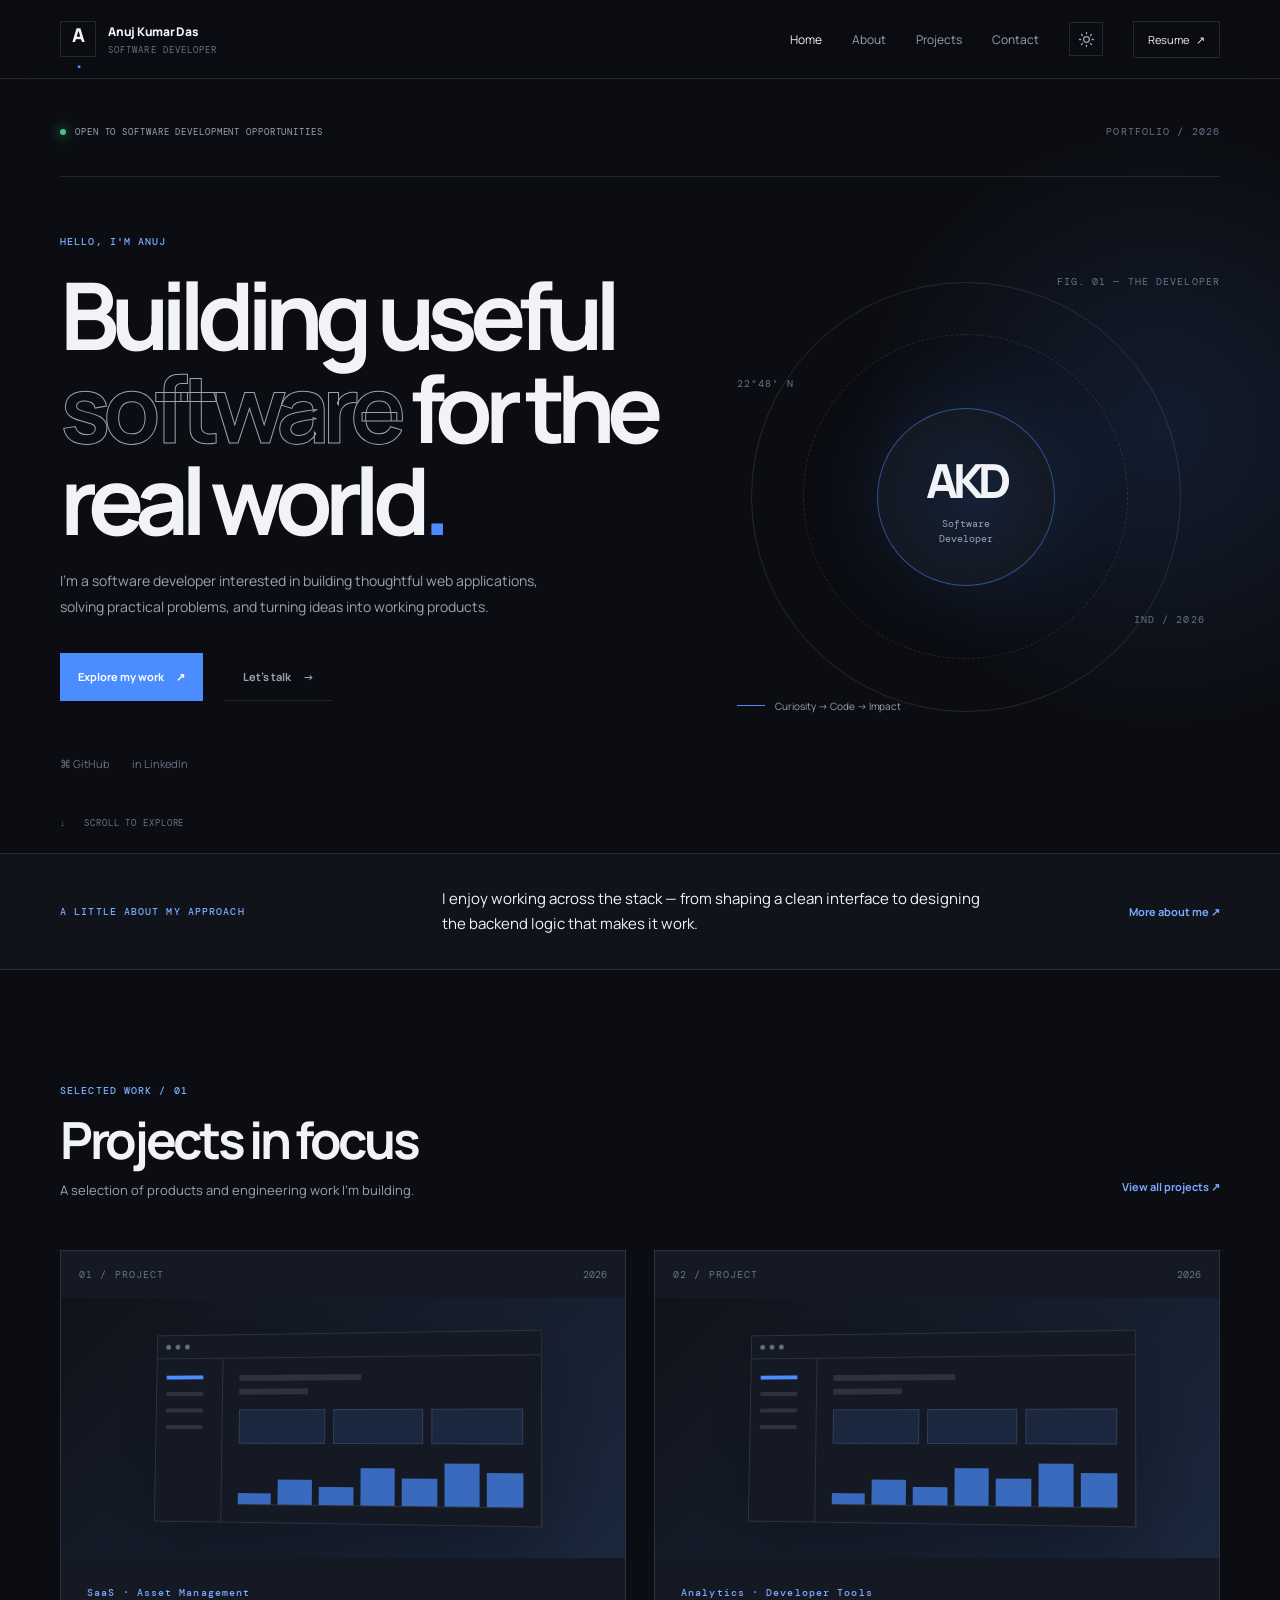
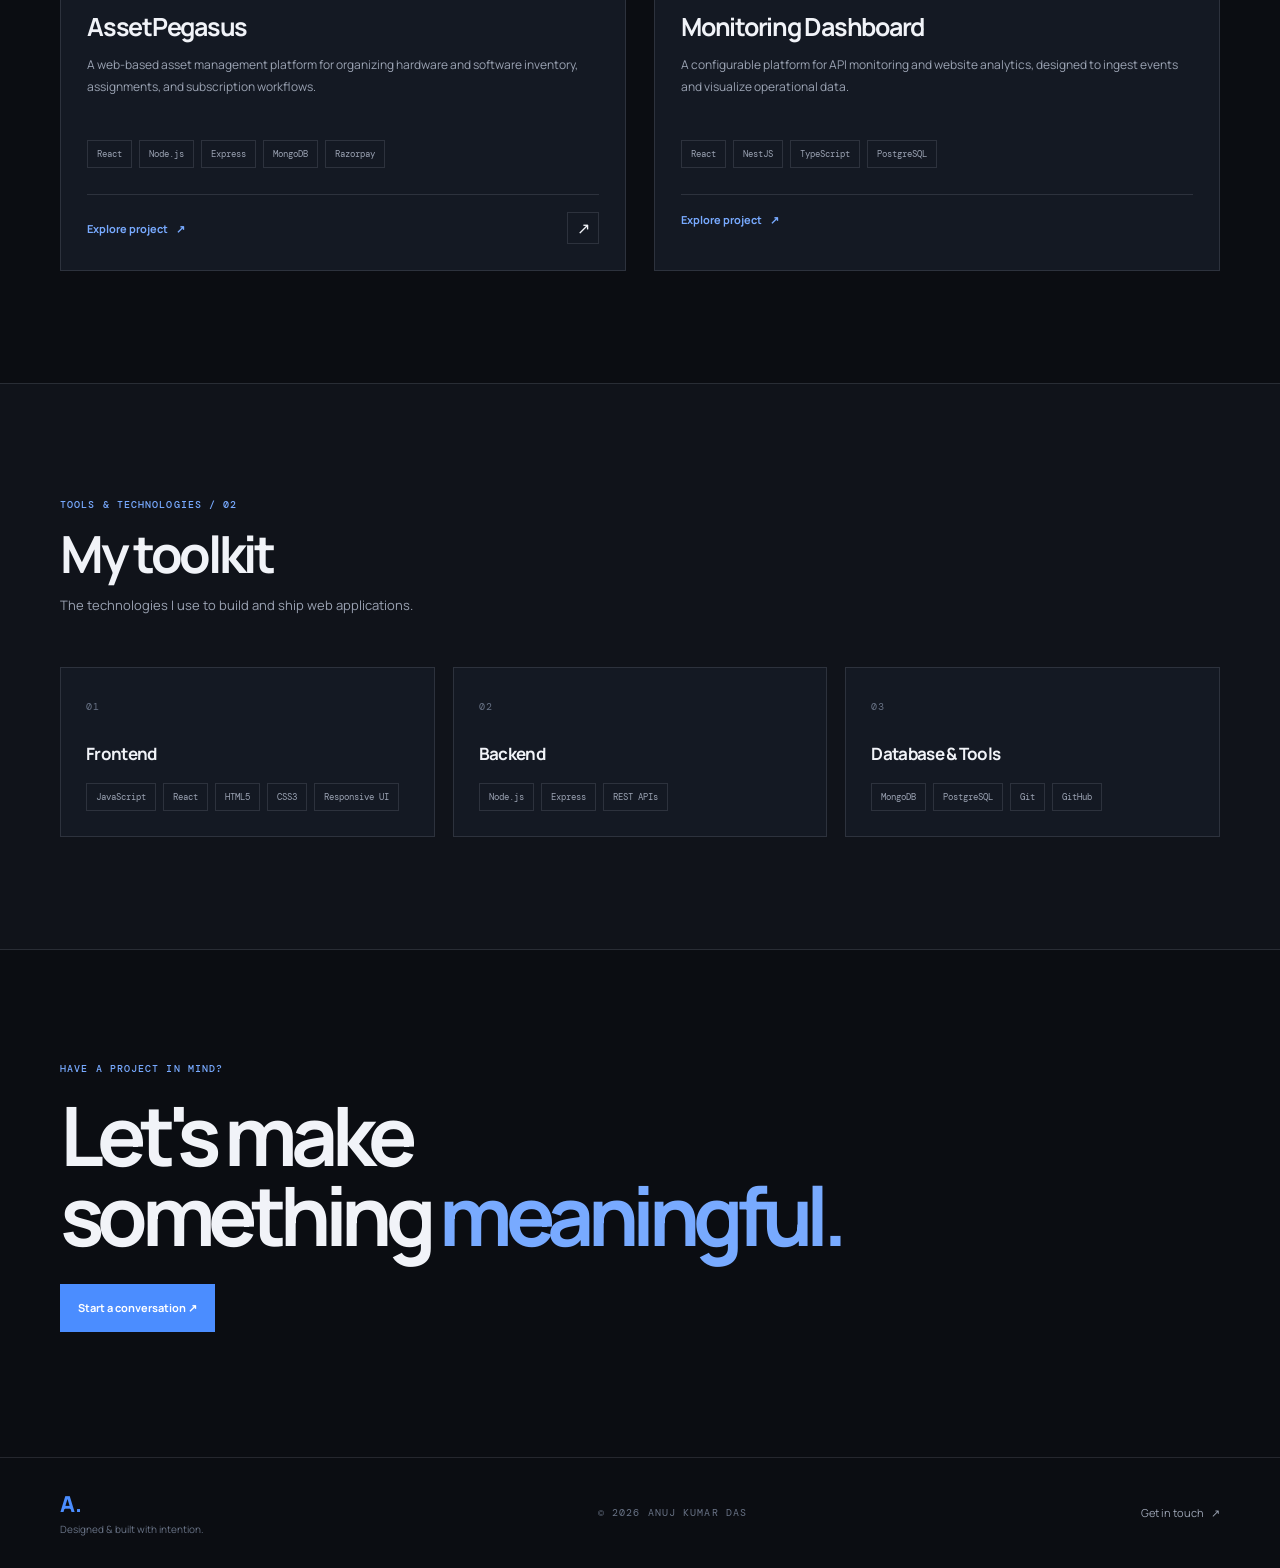
<file: index.html>
<!doctype html>
<html lang="en">
<head>
  <meta charset="utf-8">
  <meta name="viewport" content="width=device-width, initial-scale=1">
  <meta name="theme-color" content="#0b0d12">
  <meta name="description" content="Anuj Kumar Das — Software Developer building practical web applications and software products.">
  <title>Anuj Kumar Das — Software Developer</title>
  <link rel="preconnect" href="https://fonts.googleapis.com">
  <link rel="preconnect" href="https://fonts.gstatic.com" crossorigin>
  <link href="https://fonts.googleapis.com/css2?family=DM+Mono:wght@400;500&family=Manrope:wght@400;500;600;700;800&display=swap" rel="stylesheet">
  <link rel="stylesheet" href="assets/css/style.css">
  <script src="assets/js/main.js" defer></script>
</head>
<body>

<header class="site-header">
  <div class="container header-inner">
    <a href="index.html" class="wordmark">
      <span class="wordmark-mark">A<span>.</span></span>
      <span>Anuj Kumar Das<small>SOFTWARE DEVELOPER</small></span>
    </a>
    <button class="mobile-menu-button" data-menu-toggle aria-label="Toggle navigation" aria-expanded="false">
      <svg viewBox="0 0 24 24" width="21" height="21" fill="none" stroke="currentColor" stroke-width="1.8" stroke-linecap="round"><path d="M4 6h16M4 12h16M4 18h16"/></svg>
    </button>
    <nav class="main-nav" data-main-nav aria-label="Main navigation">
      <a href="index.html" class="active">Home</a>
<a href="about.html" class="">About</a>
<a href="projects.html" class="">Projects</a>
<a href="contact.html" class="">Contact</a>
      <button class="theme-toggle" data-theme-toggle aria-label="Toggle color theme"></button>
      <a class="nav-cta" href="documents/Anuj-Kumar-Das-Resume.pdf">Resume <span aria-hidden="true">↗</span></a>
    </nav>
  </div>
</header>

<main>

<section class="hero-section">
  <div class="container">
    <div class="hero-meta"><span class="availability"><i></i> OPEN TO SOFTWARE DEVELOPMENT OPPORTUNITIES</span><span class="mono">PORTFOLIO / 2026</span></div>
    <div class="hero-grid">
      <div class="hero-copy">
        <span class="eyebrow">HELLO, I'M ANUJ</span>
        <h1>Building useful<br><span class="outlined-text">software</span> for the<br>real world<span class="accent-dot">.</span></h1>
        <p class="hero-description">I'm a software developer interested in building thoughtful web applications, solving practical problems, and turning ideas into working products.</p>
        <div class="hero-actions"><a href="projects.html" class="button button-primary">Explore my work <span>↗</span></a><a href="contact.html" class="button button-quiet">Let's talk <span>→</span></a></div>
        <div class="hero-socials"><a href="https://github.com/AnujNdas" target="_blank" rel="noopener noreferrer">⌘ GitHub</a><a href="https://www.linkedin.com/" target="_blank" rel="noopener noreferrer">in LinkedIn</a></div>
      </div>
      <div class="hero-visual">
        <div class="visual-index mono">FIG. 01 — THE DEVELOPER</div><div class="visual-orbit orbit-one"></div><div class="visual-orbit orbit-two"></div>
        <div class="visual-core"><span>AKD</span><i>Software<br>Developer</i></div>
        <span class="visual-coordinate coord-one mono">22°48' N</span><span class="visual-coordinate coord-two mono">IND / 2026</span>
        <div class="visual-note"><span class="note-line"></span>Curiosity → Code → Impact</div>
      </div>
    </div>
    <a class="scroll-cue" href="#selected-work">↓ &nbsp; SCROLL TO EXPLORE</a>
  </div>
</section>
<section class="intro-strip"><div class="container intro-strip-inner"><span class="eyebrow">A LITTLE ABOUT MY APPROACH</span><p>I enjoy working across the stack — from shaping a clean interface to designing the backend logic that makes it work.</p><a href="about.html" class="text-link">More about me ↗</a></div></section>
<section class="section-block" id="selected-work"><div class="container">
  <div class="section-topline"><div class="section-heading"><span class="eyebrow">SELECTED WORK / 01</span><h2>Projects in focus</h2><p>A selection of products and engineering work I'm building.</p></div><a href="projects.html" class="text-link section-side-link">View all projects ↗</a></div>
  <div class="project-grid">
    
<article class="project-card">
  <div class="project-card-top"><span class="mono">01 / PROJECT</span><span class="project-year">2026</span></div>
  
<div class="project-art" aria-hidden="true">
  <div class="art-window">
    <div class="art-window-bar"><i></i><i></i><i></i></div>
    <div class="art-window-content">
      <div class="art-sidebar"><b></b><b></b><b></b><b></b></div>
      <div class="art-main">
        <div class="art-line wide"></div><div class="art-line short"></div>
        <div class="art-panels"><i></i><i></i><i></i></div>
        <div class="art-chart"><span></span><span></span><span></span><span></span><span></span><span></span><span></span></div>
      </div>
    </div>
  </div>
</div>

  <div class="project-card-body">
    <span class="eyebrow">SaaS · Asset Management</span>
    <h3>AssetPegasus</h3>
    <p>A web-based asset management platform for organizing hardware and software inventory, assignments, and subscription workflows.</p>
    <div class="tag-list"><span class="tag">React</span><span class="tag">Node.js</span><span class="tag">Express</span><span class="tag">MongoDB</span><span class="tag">Razorpay</span></div>
    <div class="project-card-actions">
      <a class="text-link" href="projects/asset-pegasus.html">Explore project <span>↗</span></a>
      <a class="icon-link" href="https://assetpegasus.com" target="_blank" rel="noopener noreferrer" aria-label="Visit AssetPegasus">↗</a>
    </div>
  </div>
</article>

    
<article class="project-card">
  <div class="project-card-top"><span class="mono">02 / PROJECT</span><span class="project-year">2026</span></div>
  
<div class="project-art" aria-hidden="true">
  <div class="art-window">
    <div class="art-window-bar"><i></i><i></i><i></i></div>
    <div class="art-window-content">
      <div class="art-sidebar"><b></b><b></b><b></b><b></b></div>
      <div class="art-main">
        <div class="art-line wide"></div><div class="art-line short"></div>
        <div class="art-panels"><i></i><i></i><i></i></div>
        <div class="art-chart"><span></span><span></span><span></span><span></span><span></span><span></span><span></span></div>
      </div>
    </div>
  </div>
</div>

  <div class="project-card-body">
    <span class="eyebrow">Analytics · Developer Tools</span>
    <h3>Monitoring Dashboard</h3>
    <p>A configurable platform for API monitoring and website analytics, designed to ingest events and visualize operational data.</p>
    <div class="tag-list"><span class="tag">React</span><span class="tag">NestJS</span><span class="tag">TypeScript</span><span class="tag">PostgreSQL</span></div>
    <div class="project-card-actions">
      <a class="text-link" href="projects/monitoring-dashboard.html">Explore project <span>↗</span></a>
      
    </div>
  </div>
</article>

  </div>
</div></section>
<section class="capabilities-section"><div class="container"><div class="section-heading"><span class="eyebrow">TOOLS &amp; TECHNOLOGIES / 02</span><h2>My toolkit</h2><p>The technologies I use to build and ship web applications.</p></div>
  <div class="skills-grid">
    <div class="skill-group"><span class="mono">01</span><h3>Frontend</h3><div class="tag-list"><span class="tag">JavaScript</span><span class="tag">React</span><span class="tag">HTML5</span><span class="tag">CSS3</span><span class="tag">Responsive UI</span></div></div>
    <div class="skill-group"><span class="mono">02</span><h3>Backend</h3><div class="tag-list"><span class="tag">Node.js</span><span class="tag">Express</span><span class="tag">REST APIs</span></div></div>
    <div class="skill-group"><span class="mono">03</span><h3>Database &amp; Tools</h3><div class="tag-list"><span class="tag">MongoDB</span><span class="tag">PostgreSQL</span><span class="tag">Git</span><span class="tag">GitHub</span></div></div>
  </div>
</div></section>
<section class="closing-cta"><div class="container"><span class="eyebrow">HAVE A PROJECT IN MIND?</span><h2>Let's make<br>something <span>meaningful.</span></h2><a href="contact.html" class="button button-primary">Start a conversation ↗</a></div></section>

</main>

<footer class="site-footer">
  <div class="container footer-inner">
    <div><span class="footer-mark">A.</span><p>Designed &amp; built with intention.</p></div>
    <span class="mono">© <span data-year></span> ANUJ KUMAR DAS</span>
    <a href="mailto:your-email@example.com">Get in touch <span aria-hidden="true">↗</span></a>
  </div>
</footer>

</body>
</html>
</file>
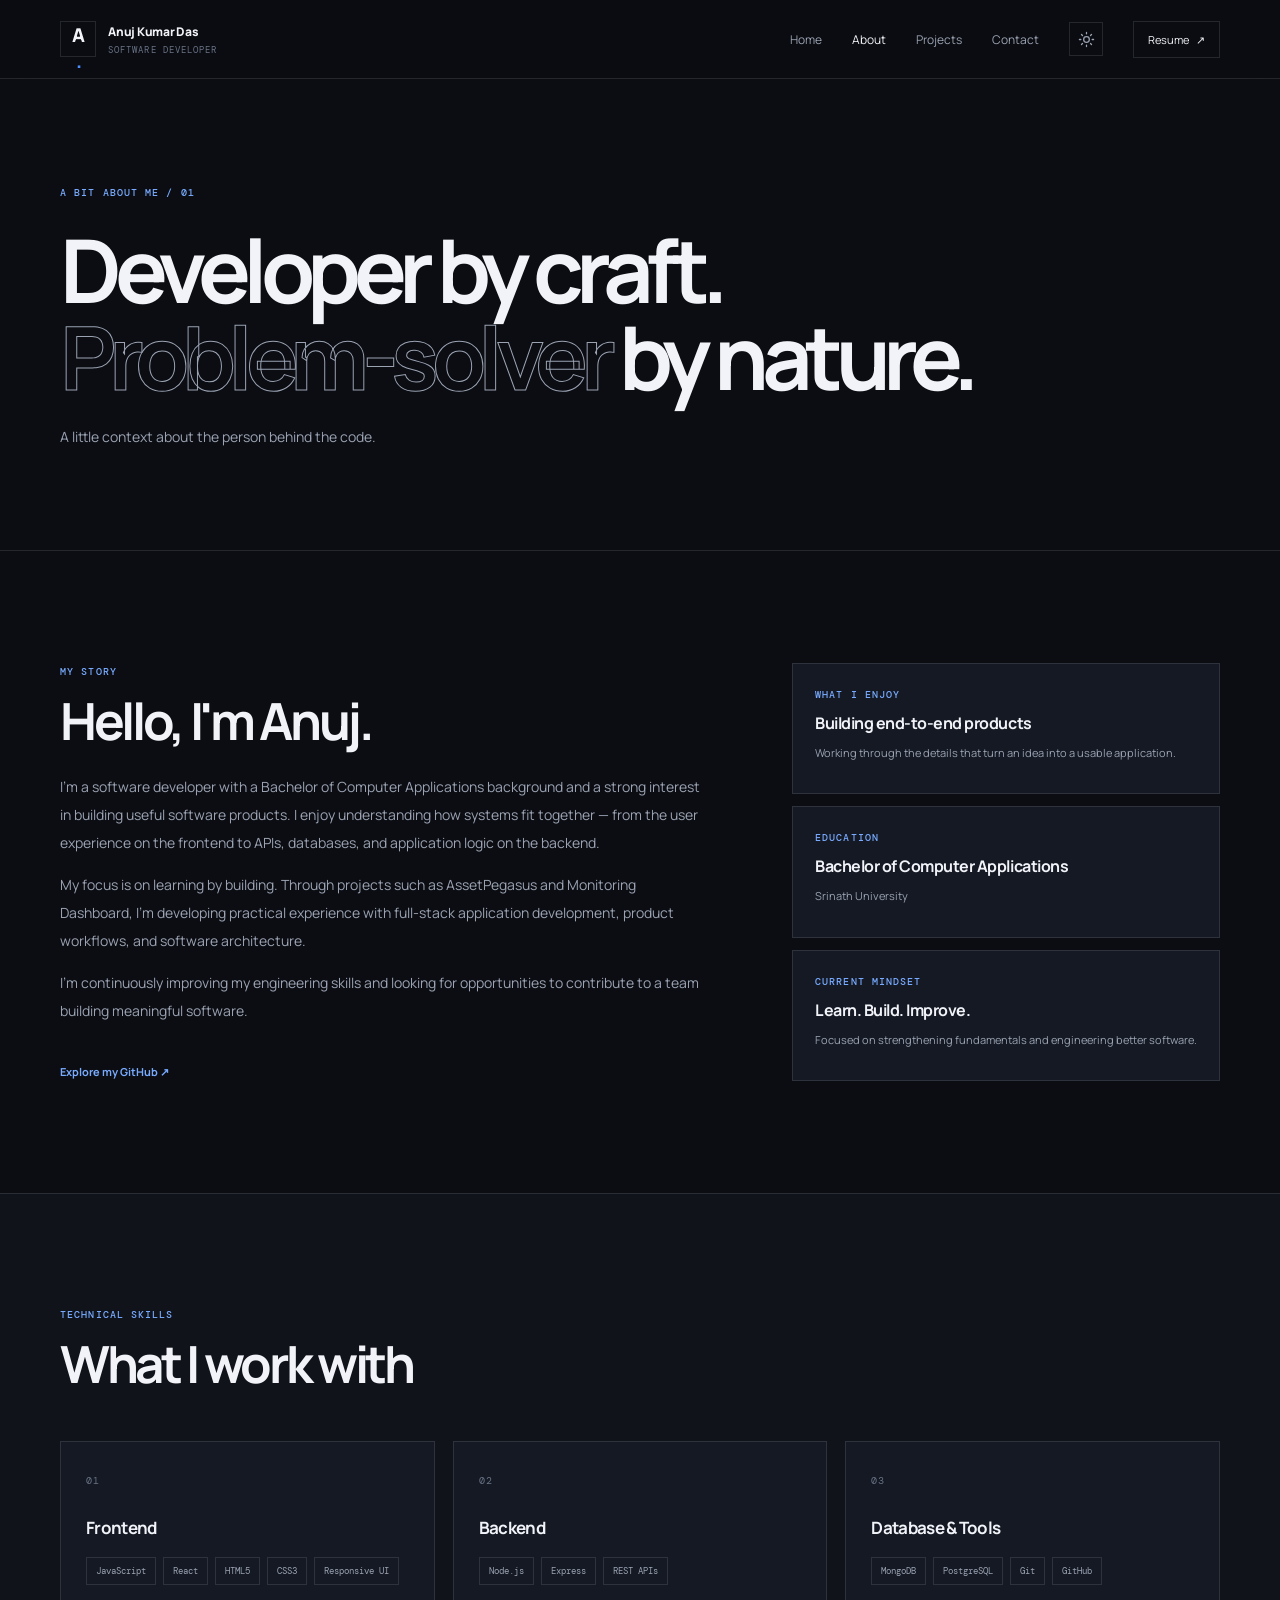
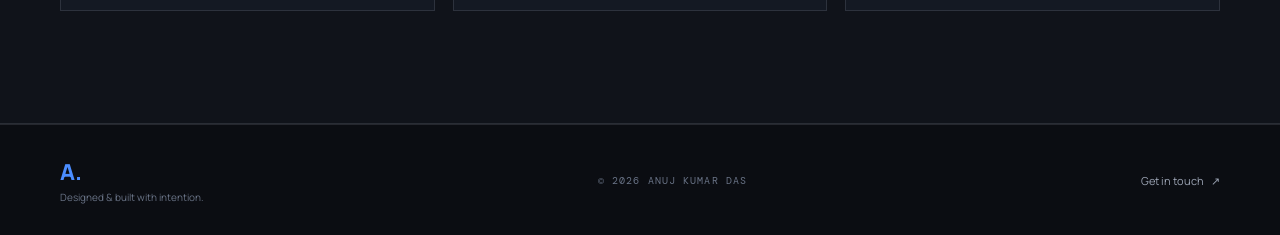
<file: about.html>
<!doctype html>
<html lang="en">
<head>
  <meta charset="utf-8">
  <meta name="viewport" content="width=device-width, initial-scale=1">
  <meta name="theme-color" content="#0b0d12">
  <meta name="description" content="About Anuj Kumar Das, software developer, education, approach, and technical skills.">
  <title>About — Anuj Kumar Das</title>
  <link rel="preconnect" href="https://fonts.googleapis.com">
  <link rel="preconnect" href="https://fonts.gstatic.com" crossorigin>
  <link href="https://fonts.googleapis.com/css2?family=DM+Mono:wght@400;500&family=Manrope:wght@400;500;600;700;800&display=swap" rel="stylesheet">
  <link rel="stylesheet" href="assets/css/style.css">
  <script src="assets/js/main.js" defer></script>
</head>
<body>

<header class="site-header">
  <div class="container header-inner">
    <a href="index.html" class="wordmark">
      <span class="wordmark-mark">A<span>.</span></span>
      <span>Anuj Kumar Das<small>SOFTWARE DEVELOPER</small></span>
    </a>
    <button class="mobile-menu-button" data-menu-toggle aria-label="Toggle navigation" aria-expanded="false">
      <svg viewBox="0 0 24 24" width="21" height="21" fill="none" stroke="currentColor" stroke-width="1.8" stroke-linecap="round"><path d="M4 6h16M4 12h16M4 18h16"/></svg>
    </button>
    <nav class="main-nav" data-main-nav aria-label="Main navigation">
      <a href="index.html" class="">Home</a>
<a href="about.html" class="active">About</a>
<a href="projects.html" class="">Projects</a>
<a href="contact.html" class="">Contact</a>
      <button class="theme-toggle" data-theme-toggle aria-label="Toggle color theme"></button>
      <a class="nav-cta" href="documents/Anuj-Kumar-Das-Resume.pdf">Resume <span aria-hidden="true">↗</span></a>
    </nav>
  </div>
</header>

<main>

<section class="page-hero"><div class="container"><span class="eyebrow">A BIT ABOUT ME / 01</span><h1>Developer by craft.<br><span class="outlined-text">Problem-solver</span> by nature.</h1><p class="page-lead">A little context about the person behind the code.</p></div></section>
<section class="section-block"><div class="container about-layout">
  <div class="about-main"><div class="section-heading"><span class="eyebrow">MY STORY</span><h2>Hello, I'm Anuj.</h2></div>
    <p class="prose">I'm a software developer with a Bachelor of Computer Applications background and a strong interest in building useful software products. I enjoy understanding how systems fit together — from the user experience on the frontend to APIs, databases, and application logic on the backend.</p>
    <p class="prose">My focus is on learning by building. Through projects such as AssetPegasus and Monitoring Dashboard, I'm developing practical experience with full-stack application development, product workflows, and software architecture.</p>
    <p class="prose">I'm continuously improving my engineering skills and looking for opportunities to contribute to a team building meaningful software.</p>
    <a class="text-link" href="https://github.com/AnujNdas" target="_blank" rel="noopener noreferrer">Explore my GitHub ↗</a>
  </div>
  <aside class="about-aside">
    <div class="aside-card"><span class="eyebrow">WHAT I ENJOY</span><h3>Building end-to-end products</h3><p>Working through the details that turn an idea into a usable application.</p></div>
    <div class="aside-card"><span class="eyebrow">EDUCATION</span><h3>Bachelor of Computer Applications</h3><p>Srinath University</p></div>
    <div class="aside-card"><span class="eyebrow">CURRENT MINDSET</span><h3>Learn. Build. Improve.</h3><p>Focused on strengthening fundamentals and engineering better software.</p></div>
  </aside>
</div></section>
<section class="capabilities-section"><div class="container"><div class="section-heading"><span class="eyebrow">TECHNICAL SKILLS</span><h2>What I work with</h2></div><div class="skills-grid">
  <div class="skill-group"><span class="mono">01</span><h3>Frontend</h3><div class="tag-list"><span class="tag">JavaScript</span><span class="tag">React</span><span class="tag">HTML5</span><span class="tag">CSS3</span><span class="tag">Responsive UI</span></div></div>
  <div class="skill-group"><span class="mono">02</span><h3>Backend</h3><div class="tag-list"><span class="tag">Node.js</span><span class="tag">Express</span><span class="tag">REST APIs</span></div></div>
  <div class="skill-group"><span class="mono">03</span><h3>Database &amp; Tools</h3><div class="tag-list"><span class="tag">MongoDB</span><span class="tag">PostgreSQL</span><span class="tag">Git</span><span class="tag">GitHub</span></div></div>
</div></div></section>

</main>

<footer class="site-footer">
  <div class="container footer-inner">
    <div><span class="footer-mark">A.</span><p>Designed &amp; built with intention.</p></div>
    <span class="mono">© <span data-year></span> ANUJ KUMAR DAS</span>
    <a href="mailto:your-email@example.com">Get in touch <span aria-hidden="true">↗</span></a>
  </div>
</footer>

</body>
</html>
</file>
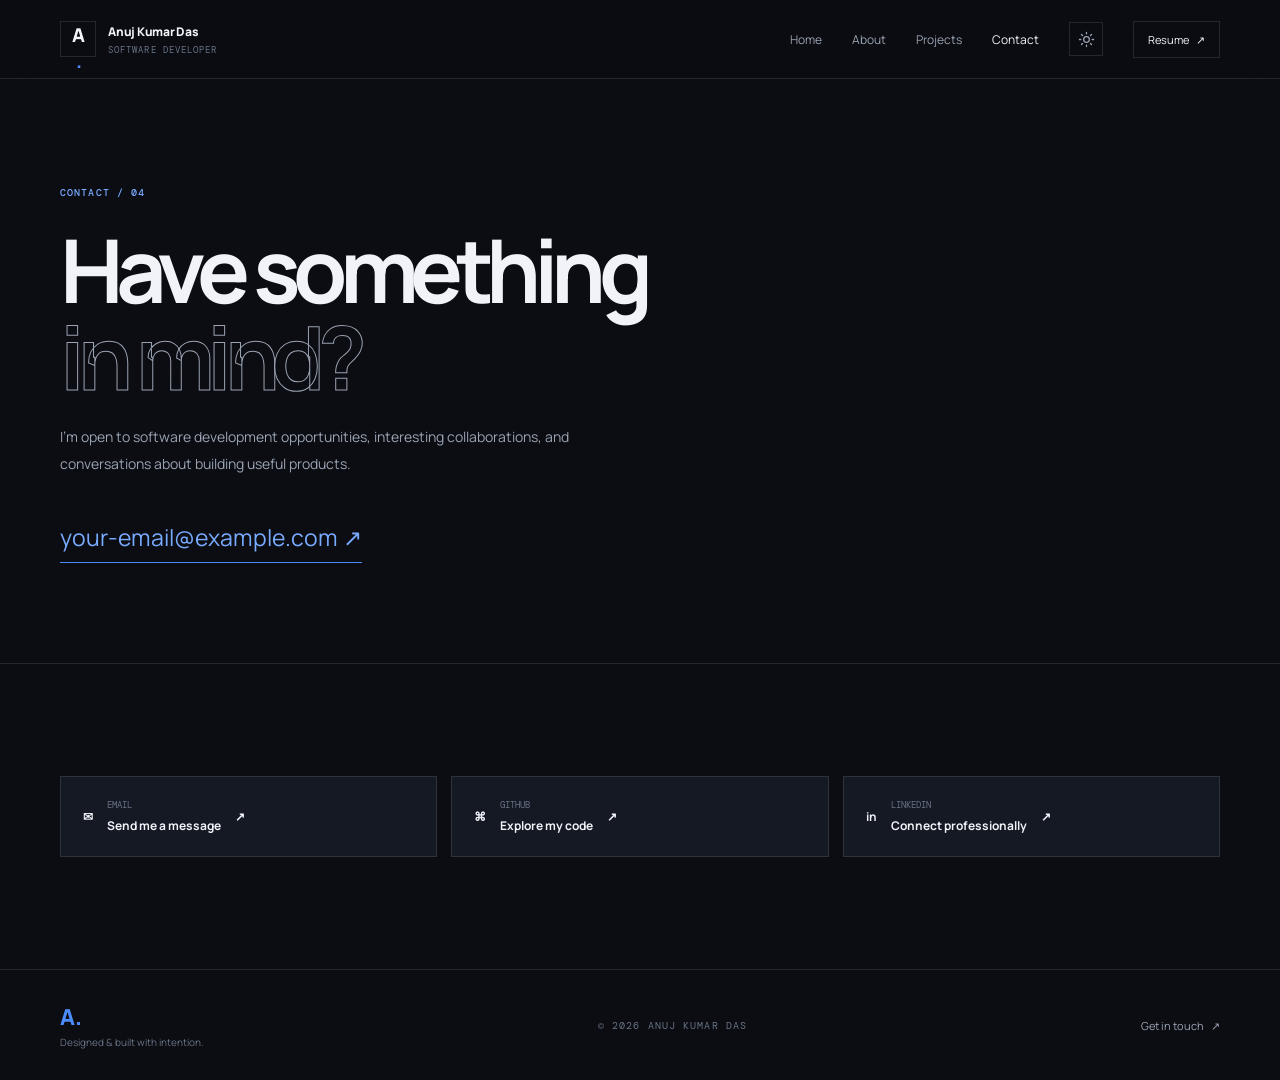
<file: contact.html>
<!doctype html>
<html lang="en">
<head>
  <meta charset="utf-8">
  <meta name="viewport" content="width=device-width, initial-scale=1">
  <meta name="theme-color" content="#0b0d12">
  <meta name="description" content="Contact Anuj Kumar Das for software development opportunities and collaborations.">
  <title>Contact — Anuj Kumar Das</title>
  <link rel="preconnect" href="https://fonts.googleapis.com">
  <link rel="preconnect" href="https://fonts.gstatic.com" crossorigin>
  <link href="https://fonts.googleapis.com/css2?family=DM+Mono:wght@400;500&family=Manrope:wght@400;500;600;700;800&display=swap" rel="stylesheet">
  <link rel="stylesheet" href="assets/css/style.css">
  <script src="assets/js/main.js" defer></script>
</head>
<body>

<header class="site-header">
  <div class="container header-inner">
    <a href="index.html" class="wordmark">
      <span class="wordmark-mark">A<span>.</span></span>
      <span>Anuj Kumar Das<small>SOFTWARE DEVELOPER</small></span>
    </a>
    <button class="mobile-menu-button" data-menu-toggle aria-label="Toggle navigation" aria-expanded="false">
      <svg viewBox="0 0 24 24" width="21" height="21" fill="none" stroke="currentColor" stroke-width="1.8" stroke-linecap="round"><path d="M4 6h16M4 12h16M4 18h16"/></svg>
    </button>
    <nav class="main-nav" data-main-nav aria-label="Main navigation">
      <a href="index.html" class="">Home</a>
<a href="about.html" class="">About</a>
<a href="projects.html" class="">Projects</a>
<a href="contact.html" class="active">Contact</a>
      <button class="theme-toggle" data-theme-toggle aria-label="Toggle color theme"></button>
      <a class="nav-cta" href="documents/Anuj-Kumar-Das-Resume.pdf">Resume <span aria-hidden="true">↗</span></a>
    </nav>
  </div>
</header>

<main>

<section class="page-hero contact-hero"><div class="container"><span class="eyebrow">CONTACT / 04</span><h1>Have something<br><span class="outlined-text">in mind?</span></h1><p class="page-lead">I'm open to software development opportunities, interesting collaborations, and conversations about building useful products.</p><a class="contact-email" href="mailto:your-email@example.com">your-email@example.com ↗</a></div></section>
<section class="section-block"><div class="container"><div class="contact-links">
  <a href="mailto:your-email@example.com"><span>✉</span><span><small>EMAIL</small>Send me a message</span><span>↗</span></a>
  <a href="https://github.com/AnujNdas" target="_blank" rel="noopener noreferrer"><span>⌘</span><span><small>GITHUB</small>Explore my code</span><span>↗</span></a>
  <a href="https://www.linkedin.com/" target="_blank" rel="noopener noreferrer"><span>in</span><span><small>LINKEDIN</small>Connect professionally</span><span>↗</span></a>
</div></div></section>

</main>

<footer class="site-footer">
  <div class="container footer-inner">
    <div><span class="footer-mark">A.</span><p>Designed &amp; built with intention.</p></div>
    <span class="mono">© <span data-year></span> ANUJ KUMAR DAS</span>
    <a href="mailto:your-email@example.com">Get in touch <span aria-hidden="true">↗</span></a>
  </div>
</footer>

</body>
</html>
</file>
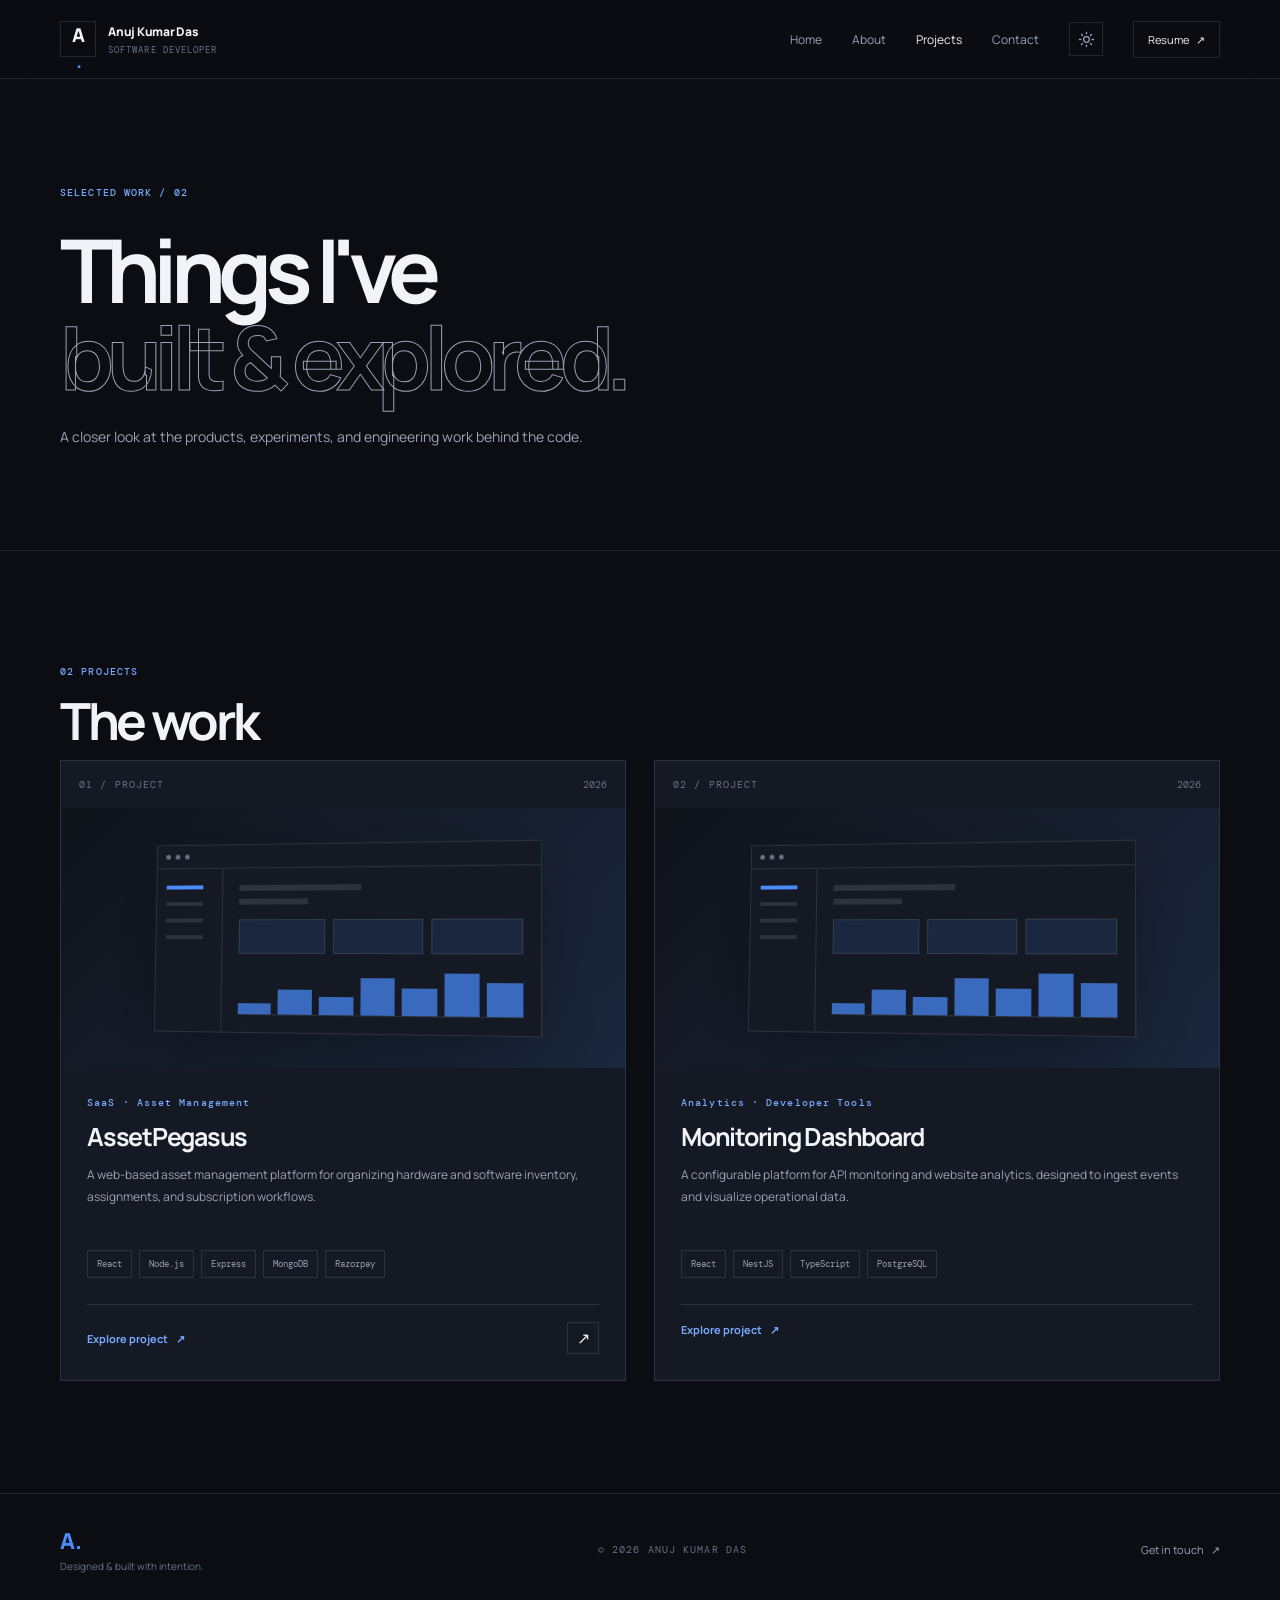
<file: projects.html>
<!doctype html>
<html lang="en">
<head>
  <meta charset="utf-8">
  <meta name="viewport" content="width=device-width, initial-scale=1">
  <meta name="theme-color" content="#0b0d12">
  <meta name="description" content="Selected software projects by Anuj Kumar Das.">
  <title>Projects — Anuj Kumar Das</title>
  <link rel="preconnect" href="https://fonts.googleapis.com">
  <link rel="preconnect" href="https://fonts.gstatic.com" crossorigin>
  <link href="https://fonts.googleapis.com/css2?family=DM+Mono:wght@400;500&family=Manrope:wght@400;500;600;700;800&display=swap" rel="stylesheet">
  <link rel="stylesheet" href="assets/css/style.css">
  <script src="assets/js/main.js" defer></script>
</head>
<body>

<header class="site-header">
  <div class="container header-inner">
    <a href="index.html" class="wordmark">
      <span class="wordmark-mark">A<span>.</span></span>
      <span>Anuj Kumar Das<small>SOFTWARE DEVELOPER</small></span>
    </a>
    <button class="mobile-menu-button" data-menu-toggle aria-label="Toggle navigation" aria-expanded="false">
      <svg viewBox="0 0 24 24" width="21" height="21" fill="none" stroke="currentColor" stroke-width="1.8" stroke-linecap="round"><path d="M4 6h16M4 12h16M4 18h16"/></svg>
    </button>
    <nav class="main-nav" data-main-nav aria-label="Main navigation">
      <a href="index.html" class="">Home</a>
<a href="about.html" class="">About</a>
<a href="projects.html" class="active">Projects</a>
<a href="contact.html" class="">Contact</a>
      <button class="theme-toggle" data-theme-toggle aria-label="Toggle color theme"></button>
      <a class="nav-cta" href="documents/Anuj-Kumar-Das-Resume.pdf">Resume <span aria-hidden="true">↗</span></a>
    </nav>
  </div>
</header>

<main>

<section class="page-hero"><div class="container"><span class="eyebrow">SELECTED WORK / 02</span><h1>Things I've<br><span class="outlined-text">built &amp; explored.</span></h1><p class="page-lead">A closer look at the products, experiments, and engineering work behind the code.</p></div></section>
<section class="section-block"><div class="container"><div class="section-heading"><span class="eyebrow">02 PROJECTS</span><h2>The work</h2></div><div class="project-grid">

<article class="project-card">
  <div class="project-card-top"><span class="mono">01 / PROJECT</span><span class="project-year">2026</span></div>
  
<div class="project-art" aria-hidden="true">
  <div class="art-window">
    <div class="art-window-bar"><i></i><i></i><i></i></div>
    <div class="art-window-content">
      <div class="art-sidebar"><b></b><b></b><b></b><b></b></div>
      <div class="art-main">
        <div class="art-line wide"></div><div class="art-line short"></div>
        <div class="art-panels"><i></i><i></i><i></i></div>
        <div class="art-chart"><span></span><span></span><span></span><span></span><span></span><span></span><span></span></div>
      </div>
    </div>
  </div>
</div>

  <div class="project-card-body">
    <span class="eyebrow">SaaS · Asset Management</span>
    <h3>AssetPegasus</h3>
    <p>A web-based asset management platform for organizing hardware and software inventory, assignments, and subscription workflows.</p>
    <div class="tag-list"><span class="tag">React</span><span class="tag">Node.js</span><span class="tag">Express</span><span class="tag">MongoDB</span><span class="tag">Razorpay</span></div>
    <div class="project-card-actions">
      <a class="text-link" href="projects/asset-pegasus.html">Explore project <span>↗</span></a>
      <a class="icon-link" href="https://assetpegasus.com" target="_blank" rel="noopener noreferrer" aria-label="Visit AssetPegasus">↗</a>
    </div>
  </div>
</article>


<article class="project-card">
  <div class="project-card-top"><span class="mono">02 / PROJECT</span><span class="project-year">2026</span></div>
  
<div class="project-art" aria-hidden="true">
  <div class="art-window">
    <div class="art-window-bar"><i></i><i></i><i></i></div>
    <div class="art-window-content">
      <div class="art-sidebar"><b></b><b></b><b></b><b></b></div>
      <div class="art-main">
        <div class="art-line wide"></div><div class="art-line short"></div>
        <div class="art-panels"><i></i><i></i><i></i></div>
        <div class="art-chart"><span></span><span></span><span></span><span></span><span></span><span></span><span></span></div>
      </div>
    </div>
  </div>
</div>

  <div class="project-card-body">
    <span class="eyebrow">Analytics · Developer Tools</span>
    <h3>Monitoring Dashboard</h3>
    <p>A configurable platform for API monitoring and website analytics, designed to ingest events and visualize operational data.</p>
    <div class="tag-list"><span class="tag">React</span><span class="tag">NestJS</span><span class="tag">TypeScript</span><span class="tag">PostgreSQL</span></div>
    <div class="project-card-actions">
      <a class="text-link" href="projects/monitoring-dashboard.html">Explore project <span>↗</span></a>
      
    </div>
  </div>
</article>

</div></div></section>

</main>

<footer class="site-footer">
  <div class="container footer-inner">
    <div><span class="footer-mark">A.</span><p>Designed &amp; built with intention.</p></div>
    <span class="mono">© <span data-year></span> ANUJ KUMAR DAS</span>
    <a href="mailto:your-email@example.com">Get in touch <span aria-hidden="true">↗</span></a>
  </div>
</footer>

</body>
</html>
</file>
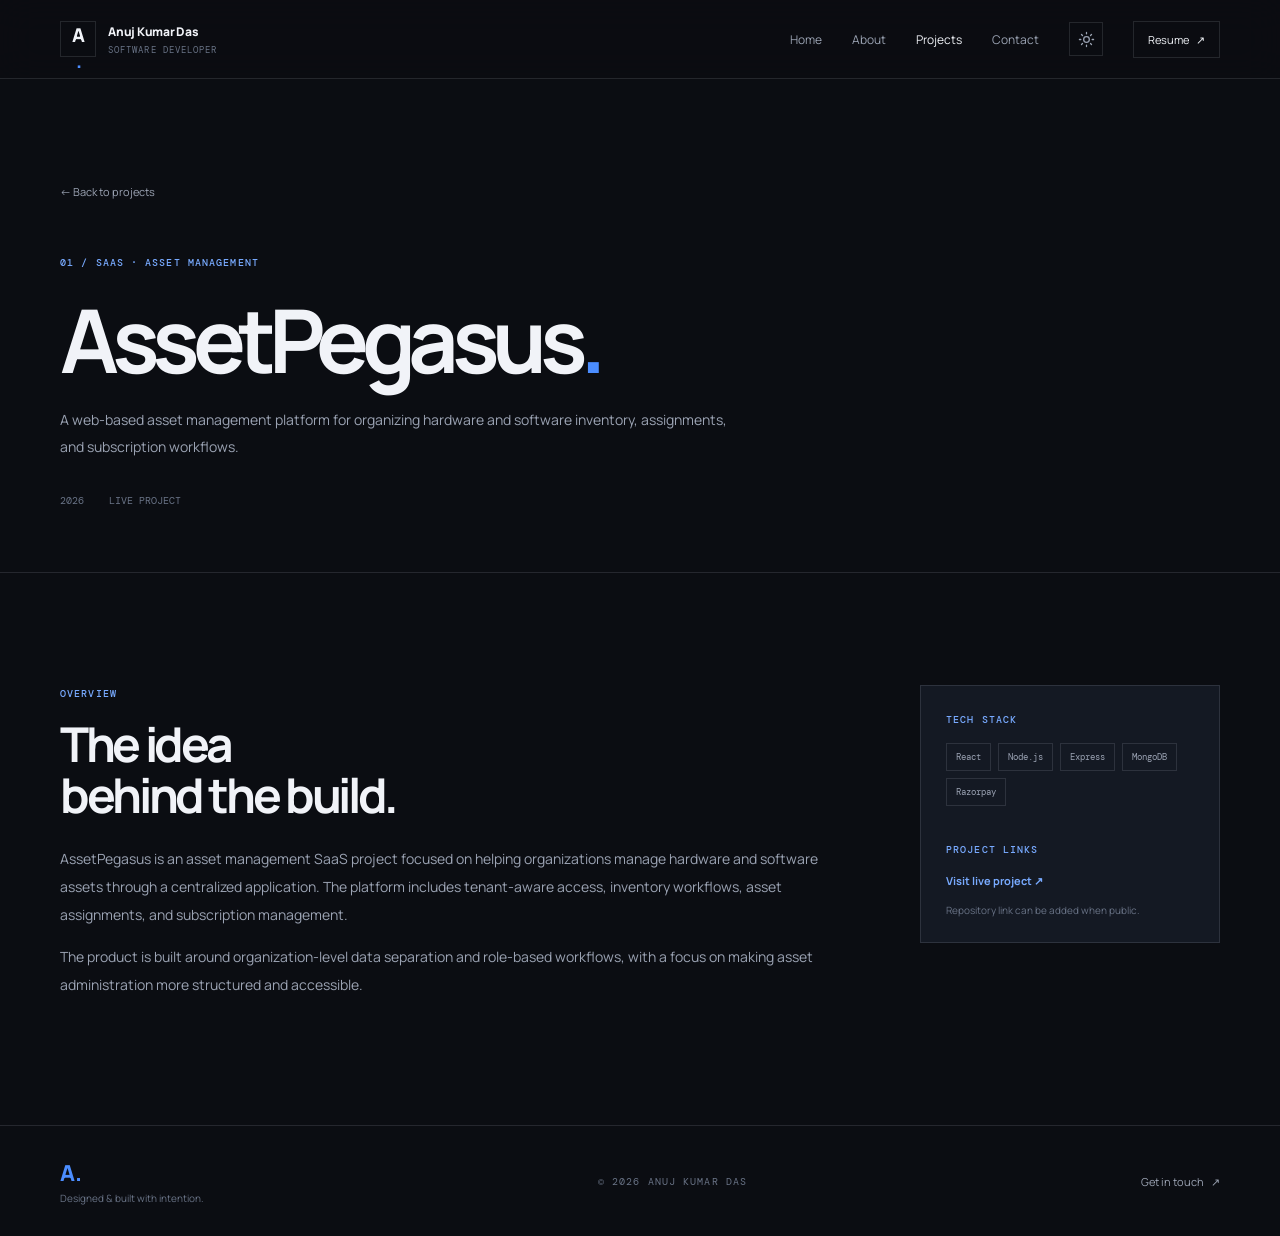
<file: projects/asset-pegasus.html>
<!doctype html>
<html lang="en">
<head>
  <meta charset="utf-8">
  <meta name="viewport" content="width=device-width, initial-scale=1">
  <meta name="theme-color" content="#0b0d12">
  <meta name="description" content="AssetPegasus asset management SaaS project case study.">
  <title>AssetPegasus — Project Case Study</title>
  <link rel="preconnect" href="https://fonts.googleapis.com">
  <link rel="preconnect" href="https://fonts.gstatic.com" crossorigin>
  <link href="https://fonts.googleapis.com/css2?family=DM+Mono:wght@400;500&family=Manrope:wght@400;500;600;700;800&display=swap" rel="stylesheet">
  <link rel="stylesheet" href="../assets/css/style.css">
  <script src="../assets/js/main.js" defer></script>
</head>
<body>

<header class="site-header">
  <div class="container header-inner">
    <a href="../index.html" class="wordmark">
      <span class="wordmark-mark">A<span>.</span></span>
      <span>Anuj Kumar Das<small>SOFTWARE DEVELOPER</small></span>
    </a>
    <button class="mobile-menu-button" data-menu-toggle aria-label="Toggle navigation" aria-expanded="false">
      <svg viewBox="0 0 24 24" width="21" height="21" fill="none" stroke="currentColor" stroke-width="1.8" stroke-linecap="round"><path d="M4 6h16M4 12h16M4 18h16"/></svg>
    </button>
    <nav class="main-nav" data-main-nav aria-label="Main navigation">
      <a href="../index.html" class="">Home</a>
<a href="../about.html" class="">About</a>
<a href="../projects.html" class="active">Projects</a>
<a href="../contact.html" class="">Contact</a>
      <button class="theme-toggle" data-theme-toggle aria-label="Toggle color theme"></button>
      <a class="nav-cta" href="../documents/Anuj-Kumar-Das-Resume.pdf">Resume <span aria-hidden="true">↗</span></a>
    </nav>
  </div>
</header>

<main>

<section class="page-hero project-detail-hero"><div class="container"><a href="../projects.html" class="back-link">← Back to projects</a><span class="eyebrow">01 / SAAS · ASSET MANAGEMENT</span><h1>AssetPegasus<span class="accent-dot">.</span></h1><p class="page-lead">A web-based asset management platform for organizing hardware and software inventory, assignments, and subscription workflows.</p><div class="detail-meta"><span>2026</span><span>Live project</span></div></div></section>
<section class="section-block"><div class="container detail-layout"><div><span class="eyebrow">OVERVIEW</span><h2 class="detail-heading">The idea<br>behind the build.</h2>
<p class="prose">AssetPegasus is an asset management SaaS project focused on helping organizations manage hardware and software assets through a centralized application. The platform includes tenant-aware access, inventory workflows, asset assignments, and subscription management.</p>
<p class="prose">The product is built around organization-level data separation and role-based workflows, with a focus on making asset administration more structured and accessible.</p>
</div><aside class="detail-sidebar"><span class="eyebrow">TECH STACK</span><div class="tag-list"><span class="tag">React</span><span class="tag">Node.js</span><span class="tag">Express</span><span class="tag">MongoDB</span><span class="tag">Razorpay</span></div><span class="eyebrow detail-links-label">PROJECT LINKS</span><a class="text-link" href="https://assetpegasus.com" target="_blank" rel="noopener noreferrer">Visit live project ↗</a><span class="muted-note">Repository link can be added when public.</span></aside></div></section>

</main>

<footer class="site-footer">
  <div class="container footer-inner">
    <div><span class="footer-mark">A.</span><p>Designed &amp; built with intention.</p></div>
    <span class="mono">© <span data-year></span> ANUJ KUMAR DAS</span>
    <a href="mailto:your-email@example.com">Get in touch <span aria-hidden="true">↗</span></a>
  </div>
</footer>

</body>
</html>
</file>
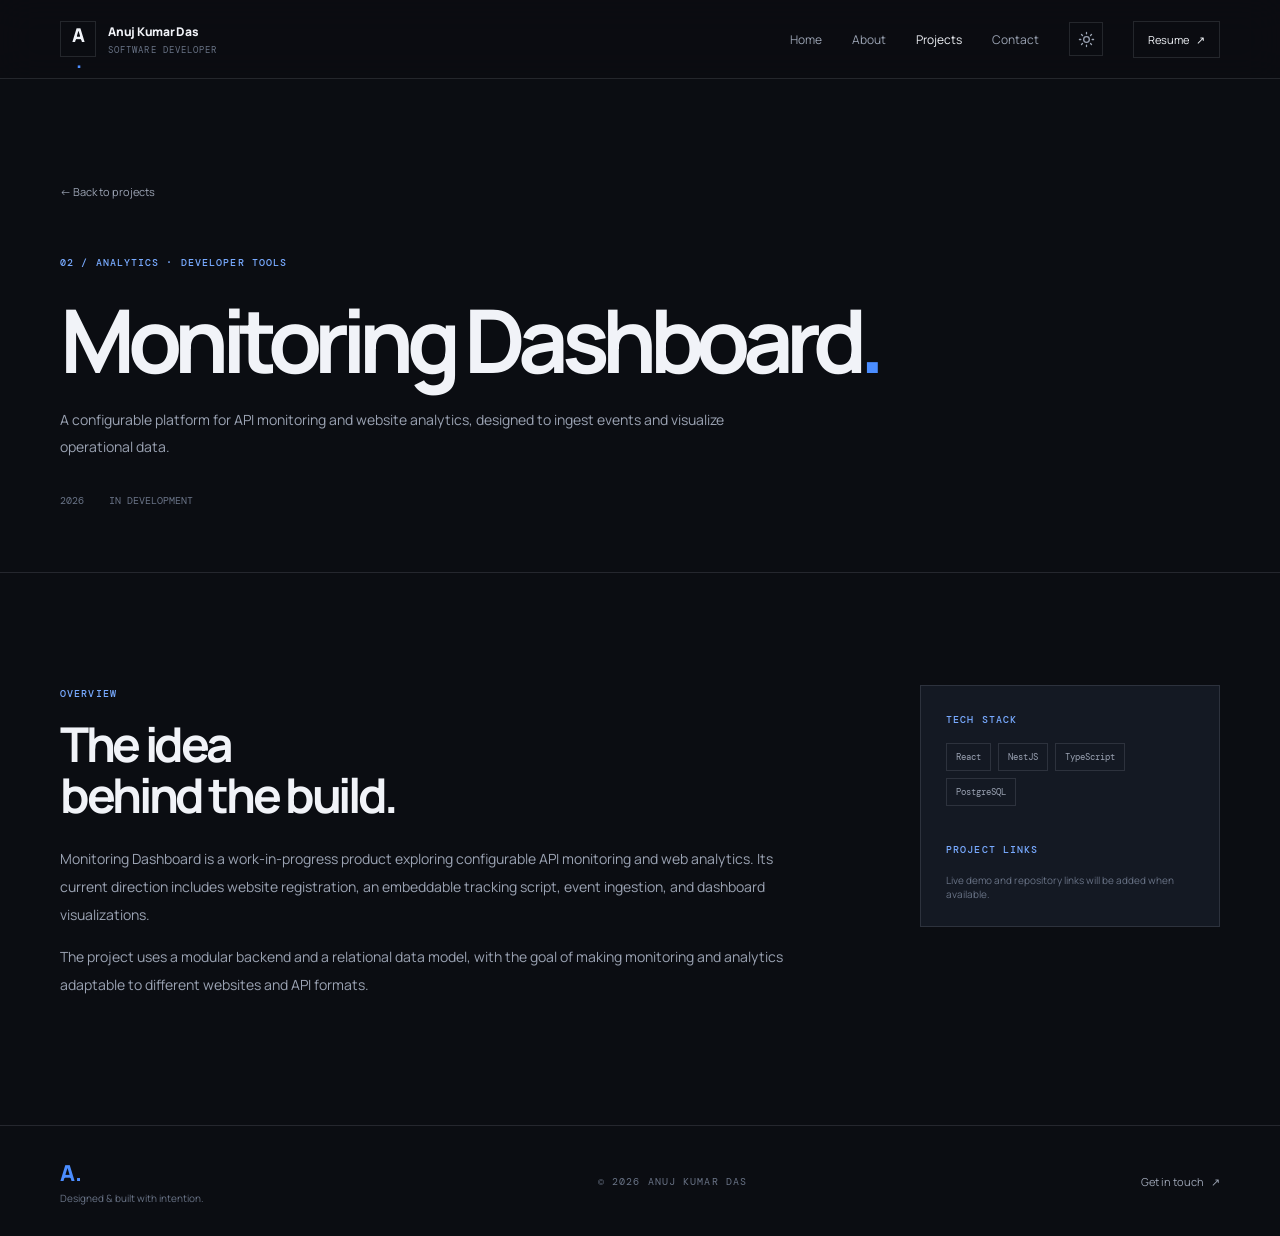
<file: projects/monitoring-dashboard.html>
<!doctype html>
<html lang="en">
<head>
  <meta charset="utf-8">
  <meta name="viewport" content="width=device-width, initial-scale=1">
  <meta name="theme-color" content="#0b0d12">
  <meta name="description" content="Monitoring Dashboard API monitoring and web analytics project case study.">
  <title>Monitoring Dashboard — Project Case Study</title>
  <link rel="preconnect" href="https://fonts.googleapis.com">
  <link rel="preconnect" href="https://fonts.gstatic.com" crossorigin>
  <link href="https://fonts.googleapis.com/css2?family=DM+Mono:wght@400;500&family=Manrope:wght@400;500;600;700;800&display=swap" rel="stylesheet">
  <link rel="stylesheet" href="../assets/css/style.css">
  <script src="../assets/js/main.js" defer></script>
</head>
<body>

<header class="site-header">
  <div class="container header-inner">
    <a href="../index.html" class="wordmark">
      <span class="wordmark-mark">A<span>.</span></span>
      <span>Anuj Kumar Das<small>SOFTWARE DEVELOPER</small></span>
    </a>
    <button class="mobile-menu-button" data-menu-toggle aria-label="Toggle navigation" aria-expanded="false">
      <svg viewBox="0 0 24 24" width="21" height="21" fill="none" stroke="currentColor" stroke-width="1.8" stroke-linecap="round"><path d="M4 6h16M4 12h16M4 18h16"/></svg>
    </button>
    <nav class="main-nav" data-main-nav aria-label="Main navigation">
      <a href="../index.html" class="">Home</a>
<a href="../about.html" class="">About</a>
<a href="../projects.html" class="active">Projects</a>
<a href="../contact.html" class="">Contact</a>
      <button class="theme-toggle" data-theme-toggle aria-label="Toggle color theme"></button>
      <a class="nav-cta" href="../documents/Anuj-Kumar-Das-Resume.pdf">Resume <span aria-hidden="true">↗</span></a>
    </nav>
  </div>
</header>

<main>

<section class="page-hero project-detail-hero"><div class="container"><a href="../projects.html" class="back-link">← Back to projects</a><span class="eyebrow">02 / ANALYTICS · DEVELOPER TOOLS</span><h1>Monitoring Dashboard<span class="accent-dot">.</span></h1><p class="page-lead">A configurable platform for API monitoring and website analytics, designed to ingest events and visualize operational data.</p><div class="detail-meta"><span>2026</span><span>In development</span></div></div></section>
<section class="section-block"><div class="container detail-layout"><div><span class="eyebrow">OVERVIEW</span><h2 class="detail-heading">The idea<br>behind the build.</h2>
<p class="prose">Monitoring Dashboard is a work-in-progress product exploring configurable API monitoring and web analytics. Its current direction includes website registration, an embeddable tracking script, event ingestion, and dashboard visualizations.</p>
<p class="prose">The project uses a modular backend and a relational data model, with the goal of making monitoring and analytics adaptable to different websites and API formats.</p>
</div><aside class="detail-sidebar"><span class="eyebrow">TECH STACK</span><div class="tag-list"><span class="tag">React</span><span class="tag">NestJS</span><span class="tag">TypeScript</span><span class="tag">PostgreSQL</span></div><span class="eyebrow detail-links-label">PROJECT LINKS</span><span class="muted-note">Live demo and repository links will be added when available.</span></aside></div></section>

</main>

<footer class="site-footer">
  <div class="container footer-inner">
    <div><span class="footer-mark">A.</span><p>Designed &amp; built with intention.</p></div>
    <span class="mono">© <span data-year></span> ANUJ KUMAR DAS</span>
    <a href="mailto:your-email@example.com">Get in touch <span aria-hidden="true">↗</span></a>
  </div>
</footer>

</body>
</html>
</file>
<file: assets/css/style.css>
:root {
  font-family: "Manrope", sans-serif;
  color-scheme: dark;
  --bg: #0b0d12;
  --bg-soft: #10131a;
  --surface: #141923;
  --surface-raised: #191f2b;
  --text: #f1f3f8;
  --muted: #9ba3b3;
  --subtle: #697386;
  --line: rgba(220, 228, 242, .12);
  --accent: #4b8dff;
  --accent-strong: #78aaff;
  --accent-soft: rgba(75, 141, 255, .12);
  --header: rgba(11, 13, 18, .82);
  --shadow: 0 24px 80px rgba(0,0,0,.28);
}
:root[data-theme="light"] {
  color-scheme: light;
  --bg: #f5f6f8;
  --bg-soft: #eceff3;
  --surface: #ffffff;
  --surface-raised: #f9fafc;
  --text: #171b24;
  --muted: #555f70;
  --subtle: #7c8798;
  --line: rgba(23, 31, 45, .13);
  --accent: #2469d8;
  --accent-strong: #1457c5;
  --accent-soft: rgba(36, 105, 216, .09);
  --header: rgba(245, 246, 248, .86);
  --shadow: 0 24px 80px rgba(30,45,70,.10);
}
* { box-sizing: border-box; }
html { scroll-behavior: smooth; }
body { margin: 0; background: var(--bg); color: var(--text); transition: background .25s, color .25s; }
a { color: inherit; text-decoration: none; }
button { font: inherit; }
::selection { background: var(--accent); color: white; }
.container { width: min(1160px, calc(100% - 64px)); margin-inline: auto; }
.mono, .eyebrow { font-family: "DM Mono", monospace; letter-spacing: .11em; }
.eyebrow { display: block; color: var(--accent-strong); font-size: 10px; font-weight: 500; line-height: 1.7; }
.mono { color: var(--subtle); font-size: 10px; }
.site-header { position: sticky; top: 0; z-index: 20; border-bottom: 1px solid var(--line); background: var(--header); backdrop-filter: blur(18px); }
.header-inner { height: 78px; display: flex; align-items: center; justify-content: space-between; }
.wordmark { display: flex; align-items: center; gap: 12px; font-size: 12px; font-weight: 800; letter-spacing: -.02em; }
.wordmark-mark { display: grid; place-items: center; width: 36px; height: 36px; border: 1px solid var(--line); font-size: 19px; letter-spacing: -.1em; }
.wordmark-mark span, .accent-dot { color: var(--accent); }
.wordmark small { display: block; margin-top: 4px; color: var(--subtle); font: 9px "DM Mono", monospace; letter-spacing: .12em; }
.main-nav { display: flex; align-items: center; gap: 30px; }
.main-nav > a:not(.nav-cta) { color: var(--muted); font-size: 12px; transition: color .2s; }
.main-nav > a.active, .main-nav > a:hover { color: var(--text); }
.nav-cta { display: inline-flex; align-items: center; gap: 7px; padding: 10px 14px; border: 1px solid var(--line); font-size: 11px; }
.nav-cta:hover, .icon-link:hover { border-color: var(--accent); color: var(--accent-strong); }
.theme-toggle, .mobile-menu-button { display: grid; place-items: center; width: 34px; height: 34px; color: var(--muted); border: 1px solid var(--line); background: transparent; cursor: pointer; }
.mobile-menu-button { display: none; }
.hero-section { position: relative; overflow: hidden; padding: 34px 0 24px; }
.hero-section::before { position: absolute; content: ""; width: 620px; height: 620px; top: 40px; right: -190px; border-radius: 50%; background: radial-gradient(circle, var(--accent-soft), transparent 68%); pointer-events: none; }
.hero-meta { display: flex; justify-content: space-between; align-items: center; padding: 12px 0 38px; border-bottom: 1px solid var(--line); }
.availability { display: flex; align-items: center; gap: 9px; color: var(--muted); font: 9px "DM Mono", monospace; letter-spacing: .1em; }
.availability i { width: 6px; height: 6px; border-radius: 50%; background: #43c58a; box-shadow: 0 0 12px #43c58a; }
.hero-grid { display: grid; grid-template-columns: 1.1fr .9fr; min-height: 590px; align-items: center; gap: 30px; }
.hero-copy { position: relative; z-index: 1; padding: 56px 0 46px; }
.hero-copy h1, .page-hero h1 { margin: 18px 0 22px; font-size: clamp(54px, 7.3vw, 94px); line-height: .99; letter-spacing: -.085em; font-weight: 700; }
.outlined-text { color: transparent; -webkit-text-stroke: 1px var(--muted); }
.hero-description, .page-lead { max-width: 490px; color: var(--muted); font-size: 14px; line-height: 1.9; }
.hero-actions { display: flex; align-items: center; gap: 22px; margin-top: 32px; }
.button { display: inline-flex; align-items: center; justify-content: center; gap: 12px; min-height: 48px; padding: 0 18px; font-size: 11px; font-weight: 700; transition: transform .2s, background .2s; }
.button:hover { transform: translateY(-3px); }
.button-primary { color: white; background: var(--accent); }
.button-primary:hover { background: var(--accent-strong); }
.button-quiet { color: var(--muted); border-bottom: 1px solid var(--line); }
.hero-socials { display: flex; gap: 22px; margin-top: 55px; }
.hero-socials a { display: flex; align-items: center; gap: 8px; color: var(--subtle); font-size: 11px; }
.hero-socials a:hover { color: var(--accent-strong); }
.hero-visual { position: relative; display: grid; place-items: center; min-height: 480px; }
.visual-index { position: absolute; top: 18px; right: 0; }
.visual-orbit { position: absolute; width: min(90%, 430px); aspect-ratio: 1; border: 1px solid var(--line); border-radius: 50%; }
.orbit-two { width: min(68%, 325px); border-style: dashed; transform: rotate(32deg); }
.visual-core { position: relative; z-index: 1; display: flex; flex-direction: column; align-items: center; justify-content: center; width: 178px; height: 178px; border: 1px solid rgba(75,141,255,.5); border-radius: 50%; background: radial-gradient(circle, var(--accent-soft), var(--surface) 70%); box-shadow: 0 0 90px var(--accent-soft); }
.visual-core span { font-size: 47px; font-weight: 800; letter-spacing: -.12em; }
.visual-core i { margin-top: 4px; color: var(--muted); font: 10px/1.5 "DM Mono", monospace; text-align: center; }
.visual-coordinate { position: absolute; }
.coord-one { top: 25%; left: 5%; }.coord-two { bottom: 23%; right: 3%; }
.visual-note { position: absolute; bottom: 5%; left: 5%; display: flex; align-items: center; gap: 10px; color: var(--muted); font-size: 10px; }
.note-line { width: 28px; height: 1px; background: var(--accent); }
.scroll-cue { display: flex; align-items: center; gap: 10px; width: fit-content; color: var(--subtle); font: 9px "DM Mono", monospace; letter-spacing: .1em; }
.intro-strip { border-block: 1px solid var(--line); background: var(--bg-soft); }
.intro-strip-inner { display: grid; grid-template-columns: .8fr 1.5fr auto; align-items: center; gap: 34px; padding-block: 32px; }
.intro-strip-inner p { max-width: 550px; margin: 0; font-size: 15px; line-height: 1.7; }
.text-link { display: inline-flex; align-items: center; gap: 8px; width: fit-content; color: var(--accent-strong); font-size: 11px; font-weight: 700; }
.text-link:hover { gap: 13px; }
.section-block, .capabilities-section { padding: 112px 0; }
.section-topline { display: flex; align-items: end; justify-content: space-between; gap: 30px; margin-bottom: 48px; }
.section-heading { max-width: 610px; }
.section-heading h2 { margin: 13px 0 12px; font-size: clamp(34px, 4vw, 52px); line-height: 1.08; letter-spacing: -.065em; }
.section-heading p { margin: 0; color: var(--muted); font-size: 13px; line-height: 1.8; }
.section-side-link { margin-bottom: 8px; }
.project-grid { display: grid; grid-template-columns: repeat(2, minmax(0, 1fr)); gap: 28px; align-items: start; }
.project-card { min-width: 0; border: 1px solid var(--line); background: var(--surface); transition: border-color .2s, transform .25s; }
.project-card:hover { border-color: rgba(75,141,255,.5); transform: translateY(-5px); }
.project-card-offset { margin-top: 54px; }
.project-card-top { display: flex; justify-content: space-between; padding: 17px 18px; }
.project-year { color: var(--subtle); font: 10px "DM Mono", monospace; }
.project-art { display: grid; place-items: center; min-height: 260px; padding: 24px; overflow: hidden; background: linear-gradient(135deg, var(--bg-soft), var(--accent-soft)); }
.art-window { width: 88%; max-width: 390px; overflow: hidden; border: 1px solid var(--line); background: var(--surface); box-shadow: var(--shadow); transform: perspective(900px) rotateY(-8deg) rotateX(3deg); }
.art-window-bar { display: flex; gap: 5px; padding: 9px; border-bottom: 1px solid var(--line); }
.art-window-bar i { width: 5px; height: 5px; border-radius: 50%; background: var(--subtle); }
.art-window-content { display: flex; min-height: 150px; }
.art-sidebar { display: flex; flex-direction: column; gap: 13px; width: 18%; padding: 17px 10px; border-right: 1px solid var(--line); }
.art-sidebar b { width: 80%; height: 4px; background: var(--line); }
.art-sidebar b:first-child { background: var(--accent); }
.art-main { flex: 1; padding: 17px; }
.art-line { height: 6px; margin-bottom: 8px; background: var(--line); }.art-line.wide { width: 44%; }.art-line.short { width: 25%; }
.art-panels { display: flex; gap: 8px; margin: 15px 0; }.art-panels i { flex: 1; height: 35px; border: 1px solid var(--line); background: var(--accent-soft); }
.art-chart { display: flex; align-items: end; gap: 7px; height: 47px; border-bottom: 1px solid var(--line); }.art-chart span { flex: 1; background: var(--accent); opacity: .7; }.art-chart span:nth-child(1) { height: 25%; }.art-chart span:nth-child(2) { height: 54%; }.art-chart span:nth-child(3) { height: 40%; }.art-chart span:nth-child(4) { height: 80%; }.art-chart span:nth-child(5) { height: 58%; }.art-chart span:nth-child(6) { height: 92%; }.art-chart span:nth-child(7) { height: 72%; }
.project-card-body { padding: 26px; }
.project-card-body h3 { margin: 8px 0 10px; font-size: 25px; letter-spacing: -.05em; }
.project-card-body p { min-height: 66px; margin: 0 0 20px; color: var(--muted); font-size: 12px; line-height: 1.8; }
.tag-list { display: flex; flex-wrap: wrap; gap: 7px; }
.tag { display: inline-flex; padding: 7px 9px; border: 1px solid var(--line); color: var(--muted); font: 9px "DM Mono", monospace; }
.project-card-actions { display: flex; align-items: center; gap: 13px; margin-top: 26px; padding-top: 17px; border-top: 1px solid var(--line); }
.icon-link { display: grid; place-items: center; width: 32px; height: 32px; margin-left: auto; border: 1px solid var(--line); }
.capabilities-section { background: var(--bg-soft); border-block: 1px solid var(--line); }
.skills-grid { display: grid; grid-template-columns: repeat(3, 1fr); gap: 18px; margin-top: 50px; }
.skill-group { padding: 25px; border: 1px solid var(--line); background: var(--surface); }
.skill-group h3 { margin: 27px 0 18px; font-size: 17px; letter-spacing: -.04em; }
.closing-cta { padding: 110px 0 125px; }
.closing-cta h2 { margin: 18px 0 28px; font-size: clamp(48px, 7vw, 82px); line-height: .98; letter-spacing: -.08em; }
.closing-cta h2 span { color: var(--accent-strong); }
.site-footer { border-top: 1px solid var(--line); }
.footer-inner { display: flex; align-items: center; justify-content: space-between; min-height: 110px; gap: 20px; }
.footer-mark { color: var(--accent); font-size: 22px; font-weight: 800; }.footer-inner p { margin: 3px 0 0; color: var(--subtle); font-size: 10px; }.footer-inner > a { display: flex; align-items: center; gap: 7px; color: var(--muted); font-size: 11px; }
.page-hero { padding: 105px 0 85px; border-bottom: 1px solid var(--line); }
.page-hero h1 { margin-top: 25px; font-size: clamp(54px, 7vw, 88px); }
.page-lead { max-width: 580px; margin-top: 24px; }
.about-layout { display: grid; grid-template-columns: 1.2fr .8fr; gap: 90px; }
.about-main .section-heading { margin-bottom: 25px; }
.prose { color: var(--muted); font-size: 14px; line-height: 2; }
.about-main .text-link { margin-top: 25px; }
.about-aside { display: grid; gap: 12px; }
.aside-card { padding: 22px; border: 1px solid var(--line); background: var(--surface); }
.aside-card > svg { width: 20px; color: var(--accent-strong); margin-bottom: 18px; }
.aside-card h3 { margin: 9px 0; font-size: 16px; letter-spacing: -.03em; }
.aside-card p { margin: 0; color: var(--muted); font-size: 11px; line-height: 1.8; }
.about-layout + .skills-grid { margin-top: 40px; }
.project-detail-hero { padding-bottom: 65px; }
.back-link { display: flex; align-items: center; gap: 8px; margin-bottom: 55px; color: var(--muted); font-size: 11px; }
.detail-meta { display: flex; gap: 25px; margin-top: 34px; color: var(--subtle); font: 10px "DM Mono", monospace; text-transform: uppercase; }
.detail-layout { display: grid; grid-template-columns: 1fr 300px; gap: 100px; }
.detail-heading { margin: 17px 0 25px; font-size: clamp(34px, 4vw, 48px); line-height: 1.05; letter-spacing: -.07em; }
.detail-sidebar { display: flex; flex-direction: column; align-items: start; gap: 15px; padding: 25px; border: 1px solid var(--line); background: var(--surface); height: fit-content; }
.detail-links-label { margin-top: 20px; }
.muted-note { color: var(--subtle); font-size: 10px; }
.contact-hero { padding-bottom: 100px; }
.contact-email { display: inline-flex; align-items: center; gap: 14px; margin-top: 30px; color: var(--accent-strong); font-size: clamp(17px, 2vw, 23px); border-bottom: 1px solid var(--accent); padding-bottom: 9px; }
.contact-links { display: grid; grid-template-columns: repeat(3, 1fr); gap: 14px; }
.contact-links > a { display: flex; align-items: center; gap: 14px; padding: 22px; border: 1px solid var(--line); background: var(--surface); }
.contact-links > a > svg:first-child { color: var(--accent-strong); }
.contact-links > a > svg:last-child { margin-left: auto; color: var(--subtle); }
.contact-links span { font-size: 12px; font-weight: 700; }.contact-links small { display: block; margin-bottom: 6px; color: var(--subtle); font: 9px "DM Mono", monospace; }
.not-found { min-height: 65vh; }
@media (max-width: 800px) {
  .container { width: min(100% - 40px, 650px); }
  .main-nav { gap: 18px; }
  .hero-grid { grid-template-columns: 1fr; gap: 0; }
  .hero-copy { padding: 65px 0 20px; }
  .hero-visual { min-height: 390px; }
  .visual-orbit { width: min(78%, 360px); }.orbit-two { width: min(59%, 270px); }
  .intro-strip-inner { grid-template-columns: 1fr; gap: 13px; }
  .section-block, .capabilities-section { padding: 82px 0; }
  .about-layout { grid-template-columns: 1fr; gap: 45px; }
  .detail-layout { grid-template-columns: 1fr; gap: 40px; }
  .contact-links { grid-template-columns: 1fr; }
}
@media (max-width: 600px) {
  .container { width: calc(100% - 36px); }
  .header-inner { height: 68px; }
  .mobile-menu-button { display: grid; }
  .main-nav { display: none; position: absolute; top: 68px; left: 0; right: 0; padding: 20px 18px 24px; background: var(--bg); border-bottom: 1px solid var(--line); flex-direction: column; align-items: stretch; gap: 0; }
  .main-nav.is-open { display: flex; }
  .main-nav > a:not(.nav-cta) { padding: 14px 4px; border-bottom: 1px solid var(--line); }
  .theme-toggle { margin-top: 14px; }
  .nav-cta { justify-content: center; margin-top: 12px; }
  .hero-section { padding-top: 18px; }
  .hero-meta { padding-bottom: 25px; }.hero-meta .mono { display: none; }
  .hero-copy { padding-top: 48px; }
  .hero-copy h1, .page-hero h1 { font-size: clamp(48px, 14vw, 68px); }
  .hero-description { font-size: 13px; }
  .hero-actions { gap: 14px; flex-wrap: wrap; }
  .hero-socials { margin-top: 38px; }
  .hero-visual { min-height: 320px; }
  .visual-core { width: 145px; height: 145px; }.visual-core span { font-size: 39px; }
  .coord-one { left: 0; }.coord-two { right: 0; }
  .section-topline { align-items: start; flex-direction: column; }
  .section-side-link { margin: 0; }
  .project-grid { grid-template-columns: 1fr; gap: 22px; }
  .project-card-offset { margin-top: 0; }
  .project-art { min-height: 220px; }
  .project-card-body { padding: 21px; }
  .project-card-body p { min-height: 0; }
  .skills-grid { grid-template-columns: 1fr; margin-top: 32px; }
  .page-hero { padding: 75px 0 65px; }
  .page-lead { font-size: 13px; }
  .footer-inner { flex-wrap: wrap; padding-block: 25px; }
  .footer-inner .mono { order: 3; width: 100%; }
  .closing-cta { padding: 80px 0 90px; }
}


/* Static-site additions */
.main-nav a.active { color: var(--text) !important; }
.project-card { height: 100%; }
.project-detail-hero .page-lead { max-width: 680px; }
.site-footer a { transition: color .2s; }
.site-footer a:hover { color: var(--accent-strong); }
button:focus-visible, a:focus-visible { outline: 2px solid var(--accent); outline-offset: 4px; }
html { scroll-padding-top: 90px; }
@media (prefers-reduced-motion: reduce) {
  *, *::before, *::after { scroll-behavior: auto !important; animation-duration: .01ms !important; transition-duration: .01ms !important; }
}
</file>
